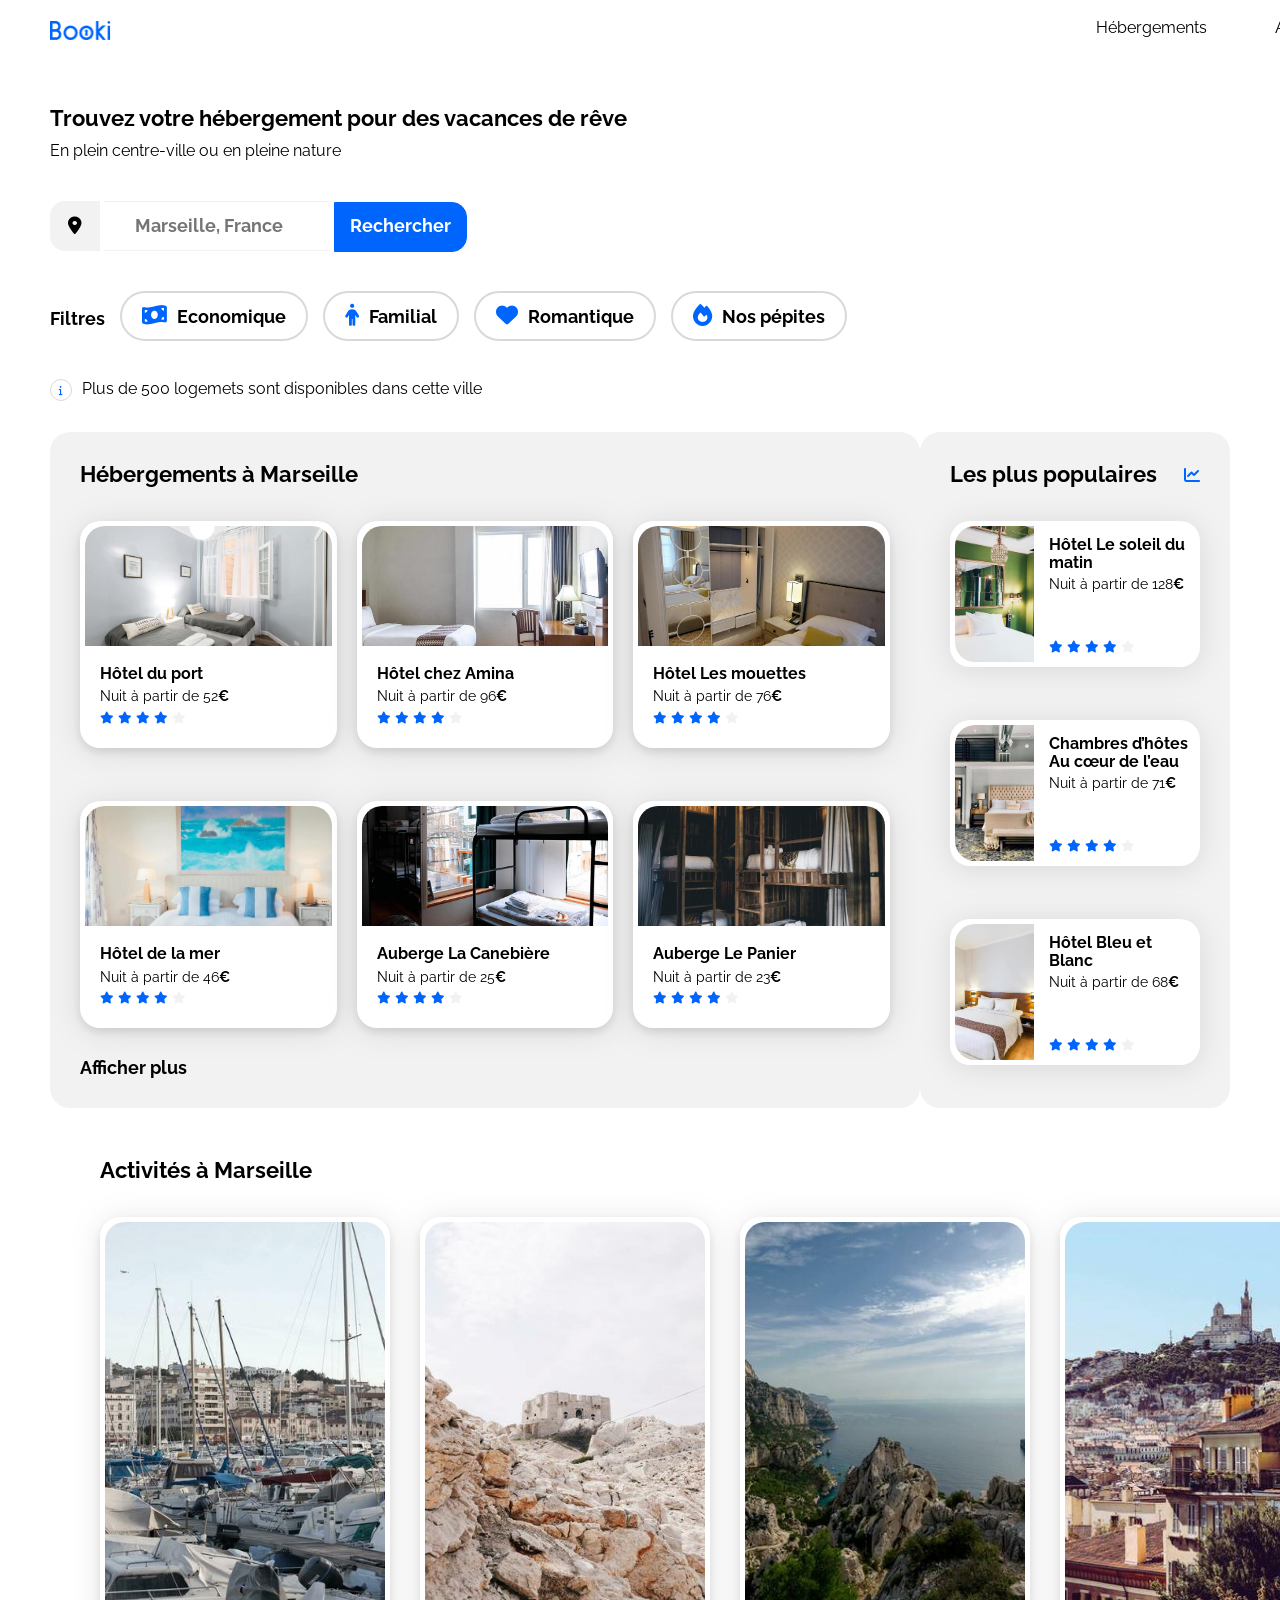
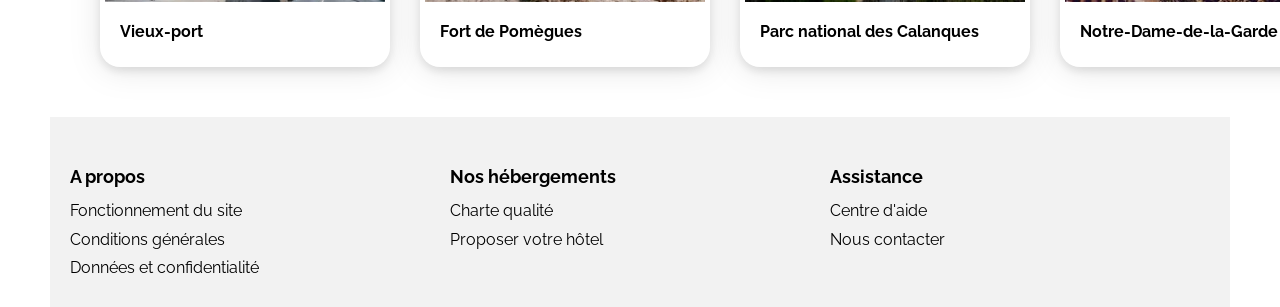
<file: booki-starter-code/index.html>
<!DOCTYPE html>
<html lang="fr">

<head>
    <meta charset="UTF-8">
    <meta name="viewport" content="width=device-width, initial-scale=1.0"> <!--contrôle la mise en page sur mobile-->
    <title>Booki</title>
    <link rel="preconnect" href="https://fonts.googleapis.com">
    <link rel="preconnect" href="https://fonts.gstatic.com" crossorigin>
    <link href="https://fonts.googleapis.com/css2?family=Raleway:wght@400;500;700&display=swap" rel="stylesheet">
    <link rel="stylesheet" href="https://cdnjs.cloudflare.com/ajax/libs/font-awesome/6.2.1/css/all.min.css"
        integrity="sha512-MV7K8+y+gLIBoVD59lQIYicR65iaqukzvf/nwasF0nqhPay5w/9lJmVM2hMDcnK1OnMGCdVK+iQrJ7lzPJQd1w=="
        crossorigin="anonymous" referrerpolicy="no-referrer" />
    <link rel="stylesheet" href="./css/normalize.css">
    <link rel="stylesheet" href="./css/telephone.css">
    <link rel="stylesheet" href="./css/tablette.css">
    <link rel="stylesheet" href="./css/style.css"><!--ajout de la feuille de style-->
</head>
<body>
    <div class="main-container">
<!--Header-->
        <header>
            <div class="logo-booki">
                <img src="images/logo/Logo/Logo.png" alt="logo-bleu-booki">
            </div>
            <nav>
                <ul id="menu">
                    <li><a href="#">Hébergements</a></li>
                    <li><a href="#">Activités</a></li>
                </ul> </header>
        <main>
            <section>
                <div class="titre-1"><h1>Trouvez votre hébergement pour des vacances de rêve</h1>
                    <p>En plein centre-ville ou en pleine nature</p>
                </div>
                <div class="barre-de-recherche">
                    <form class="formulaire" method="get" action="#">
                        <i class="fa-solid fa-location-dot" aria-hidden="true"></i>
                        <input class="recherchem" type="search" name="point-de-localisation" placeholder="Marseille, France">
                        <input class="rechercherr" type="submit" value="Rechercher">
                    </form>
                </div>
                <div class="titre-filtre">
                    <p>Filtres</p>
                 <div class="quatre-boutons">
                    <div class="boutons">
                        <p><i class="fa-solid fa-money-bill-wave" aria-hidden="true"></i>Economique</p>
                    </div>
                    <div class="boutons">
                        <p><i class="fa-solid fa-person" aria-hidden="true"></i>Familial</p>
                    </div>
                    <div class="boutons">
                        <p><i class="fa-solid fa-heart" aria-hidden="true"></i>Romantique</p>
                    </div>
                    <div class="boutons">
                        <p><i class="fa-solid fa-fire" aria-hidden="true"></i>Nos pépites</p>
                    </div>
                 </div>
                </div>
                    <div class="information">
                        <i class="fa-solid fa-info" aria-hidden="true"></i>
                        <p>Plus de 500 logemets sont disponibles dans cette ville</p>
                    </div>
            </section>
        </main>
<!--Section hebergements et les plus populaires-->  
        <div class="hebergements-and-populaires">
                <section class="hebergements">
                <h2 class="section-title">Hébergements à Marseille</h2>
                <div class="hebergements-cards">
                    <a href="#">
                        <article class="card">
                            <img src="images/hebergements/fred-kleber.jpg" alt="Chambre avec deux lits simple avec fenêtre">
                            <div class="card-content">
                                <div class="card-txt">
                                    <h3 class="card-title">Hôtel du port</h3>
                                    <p class="card-subtitle">Nuit à partir de 52<span class="euro">€</span></p>
                                </div>
                                <div class="card-rating">
                                    <i class="fa-xs fa-solid fa-star" aria-hidden="true"></i>
                                    <i class="fa-xs fa-solid fa-star" aria-hidden="true"></i>
                                    <i class="fa-xs fa-solid fa-star" aria-hidden="true"></i>
                                    <i class="fa-xs fa-solid fa-star" aria-hidden="true"></i>
                                    <i class="fa-xs fa-solid fa-star neutral-star" aria-hidden="true"></i>
                                    <span class="sr-only">Note de 4 sur 5</span>
                                </div>
                            </div>
                        </article>
                    </a>
                    <a href="#">
                        <article class="card">
                            <img src="images/hebergements/febrian-zakaria.jpg" alt="Chambre avec deux lits simple avec fenêtre">
                            <div class="card-content">
                                <div class="card-txt">
                                    <h3 class="card-title">Hôtel chez Amina</h3>
                                    <p class="card-subtitle">Nuit à partir de 96<span class="euro">€</span></p>
                                </div>
                                <div class="card-rating">
                                    <i class="fa-xs fa-solid fa-star" aria-hidden="true"></i>
                                    <i class="fa-xs fa-solid fa-star" aria-hidden="true"></i>
                                    <i class="fa-xs fa-solid fa-star" aria-hidden="true"></i>
                                    <i class="fa-xs fa-solid fa-star" aria-hidden="true"></i>
                                    <i class="fa-xs fa-solid fa-star neutral-star" aria-hidden="true"></i>
                                    <span class="sr-only">Note de 4 sur 5</span>
                                </div>
                            </div>
                        </article>
                    </a>
                    <a href="#">
                        <article class="card">
                            <img src="images/hebergements/reisetopia.jpg" alt="Chambre avec deux lits simples et grand placard">
                            <div class="card-content">
                                <div class="card-txt">
                                    <h3 class="card-title">Hôtel Les mouettes</h3>
                                    <p class="card-subtitle">Nuit à partir de 76<span class="euro">€</span></p>
                                </div>
                                <div class="card-rating">
                                    <i class="fa-xs fa-solid fa-star" aria-hidden="true"></i>
                                    <i class="fa-xs fa-solid fa-star" aria-hidden="true"></i>
                                    <i class="fa-xs fa-solid fa-star" aria-hidden="true"></i>
                                    <i class="fa-xs fa-solid fa-star" aria-hidden="true"></i>
                                    <i class="fa-xs fa-solid fa-star neutral-star" aria-hidden="true"></i>
                                    <span class="sr-only">Note de 4 sur 5</span>
                                </div>
                            </div>
                        </article>
                    </a>
                    <a href="#">
                        <article class="card">
                            <img src="images/hebergements/annie-spratt.jpg" alt="Chambre avec lit double avec tableau de vagues">
                            <div class="card-content">
                                <div class="card-txt">
                                    <h3 class="card-title">Hôtel de la mer</h3>
                                    <p class="card-subtitle">Nuit à partir de 46<span class="euro">€</span></p>
                                </div>
                                <div class="card-rating">
                                    <i class="fa-xs fa-solid fa-star" aria-hidden="true"></i>
                                    <i class="fa-xs fa-solid fa-star" aria-hidden="true"></i>
                                    <i class="fa-xs fa-solid fa-star" aria-hidden="true"></i>
                                    <i class="fa-xs fa-solid fa-star" aria-hidden="true"></i>
                                    <i class="fa-xs fa-solid fa-star neutral-star" aria-hidden="true"></i>
                                    <span class="sr-only">Note de 4 sur 5</span>
                                </div>
                            </div>
                        </article>
                    </a>
                    <a href="#">
                        <article class="card">
                            <img src="images/hebergements/marcus-loke.jpg" alt="Chambre avec lit superposer pour deux personnes avec deux fenêtres">
                            <div class="card-content">
                                <div class="card-txt">
                                    <h3 class="card-title">Auberge La Canebière</h3>
                                    <p class="card-subtitle">Nuit à partir de 25<span class="euro">€</span></p>
                                </div>
                                <div class="card-rating">
                                    <i class="fa-xs fa-solid fa-star" aria-hidden="true"></i>
                                    <i class="fa-xs fa-solid fa-star" aria-hidden="true"></i>
                                    <i class="fa-xs fa-solid fa-star" aria-hidden="true"></i>
                                    <i class="fa-xs fa-solid fa-star" aria-hidden="true"></i>
                                    <i class="fa-xs fa-solid fa-star neutral-star" aria-hidden="true"></i>
                                    <span class="sr-only">Note de 4 sur 5</span>
                                </div>
                            </div>
                        </article>
                    </a>
                    <a href="#">
                        <article class="card">
                            <img src="images/hebergements/nicate-lee.jpg" alt="Chambre rustique avec deux lits superposer pour quatres personnes">
                            <div class="card-content">
                                <div class="card-txt">
                                    <h3 class="card-title">Auberge Le Panier</h3>
                                    <p class="card-subtitle">Nuit à partir de 23<span class="euro">€</span></p>
                                </div>
                                <div class="card-rating">
                                    <i class="fa-xs fa-solid fa-star" aria-hidden="true"></i>
                                    <i class="fa-xs fa-solid fa-star" aria-hidden="true"></i>
                                    <i class="fa-xs fa-solid fa-star" aria-hidden="true"></i>
                                    <i class="fa-xs fa-solid fa-star" aria-hidden="true"></i>
                                    <i class="fa-xs fa-solid fa-star neutral-star" aria-hidden="true"></i>
                                    <span class="sr-only">Note de 4 sur 5</span>
                                </div>
                            </div>
                        </article>
                    </a>
                </div>
                <div class="afficher-plus"><a href="#">Afficher plus</a></div>
                </section>
                <section class="populaires">
                    <div class="populaires-title">
                        <h2 class="section-title">Les plus populaires</h2>
                        <i class="fa-solid fa-chart-line" aria-hidden="true"></i>
                    </div>
                    <div class="populaires-cards">
                        <a href="#">
                            <article class="card">
                                <img src="./images/hebergements/emile-guillemot.jpg" alt="Image de la chambre d'hôtel montrant un lit">
                                <div class="card-content">
                                    <div class="card-txt">
                                        <h3 class="card-title">Hôtel Le soleil du matin</h3>
                                        <p class="card-subtitle">Nuit à partir de 128<span class="euro">€</span></p>
                                    </div>
                                    <div class="card-rating">
                                        <i class="fa-xs fa-solid fa-star" aria-hidden="true"></i>
                                        <i class="fa-xs fa-solid fa-star" aria-hidden="true"></i>
                                        <i class="fa-xs fa-solid fa-star" aria-hidden="true"></i>
                                        <i class="fa-xs fa-solid fa-star" aria-hidden="true"></i>
                                        <i class="fa-xs fa-solid fa-star neutral-star" aria-hidden="true"></i>
                                        <span class="sr-only">Note de 4 sur 5</span>
                                    </div>
                                </div>
                            </article>
                        </a>
                        <a href="#">
                            <article class="card">
                                <img src="./images/hebergements/aw-creative.jpg" alt="Image de la chambre d'hôtel montrant un lit">
                                <div class="card-content">
                                    <div class="card-txt">
                                        <h3 class="card-title">Chambres d’hôtes Au cœur de l’eau</h3>
                                        <p class="card-subtitle">Nuit à partir de 71<span class="euro">€</span></p>
                                    </div>
                                    <div class="card-rating">
                                        <i class="fa-xs fa-solid fa-star" aria-hidden="true"></i>
                                        <i class="fa-xs fa-solid fa-star" aria-hidden="true"></i>
                                        <i class="fa-xs fa-solid fa-star" aria-hidden="true"></i>
                                        <i class="fa-xs fa-solid fa-star" aria-hidden="true"></i>
                                        <i class="fa-xs fa-solid fa-star neutral-star" aria-hidden="true"></i>
                                        <span class="sr-only">Note de 4 sur 5</span>
                                    </div>
                                </div>
                            </article>
                        </a>
                        <a href="#">
                            <article class="card">
                                <img src="./images/hebergements/febrian-zakaria2.jpg" alt="Image de la chambre d'hôtel montrant un lit">
                                <div class="card-content">
                                    <div class="card-txt">
                                        <h3 class="card-title">Hôtel Bleu et Blanc</h3>
                                        <p class="card-subtitle">Nuit à partir de 68<span class="euro">€</span></p>
                                    </div>
                                    <div class="card-rating">
                                        <i class="fa-xs fa-solid fa-star" aria-hidden="true"></i>
                                        <i class="fa-xs fa-solid fa-star" aria-hidden="true"></i>
                                        <i class="fa-xs fa-solid fa-star" aria-hidden="true"></i>
                                        <i class="fa-xs fa-solid fa-star" aria-hidden="true"></i>
                                        <i class="fa-xs fa-solid fa-star neutral-star" aria-hidden="true"></i>
                                        <span class="sr-only">Note de 4 sur 5</span>
                                    </div>
                               </div>
                            </article>
                        </a>
                    </div>
                </section>
            </div>
<!--Activite a marseille-->
        <section class="activites">
            <div class="activites-title">
                <h2 class="section-title">Activités à Marseille</h2>
            </div>
            <div class="activites-cards">
            <a href="#">
                <article class="card">
                <img src="images/activites/reno-laithienne.jpg" alt="Image du vieux-port">
                <div class="card-content">
                    <div class="card-txt">
                        <h3 class="card-title">Vieux-port</h3>
                    </div>
                </div>
                </article>
            </a>
            <a href="#">
             <article class="card">
                <img src="images/activites/paul-hermann.jpg" alt="Image du fort de pomègues">
                    <div class="card-content">
                        <div class="card-txt">
                            <h3 class="card-title">Fort de Pomègues</h3>
                        </div>
                    </div>
                </article>
            </a>
            <a href="#">
            <article class="card">
                    <img src="images/activites/kilyan-sockalingum.jpg" alt="Image du parc national des calanques">
                        <div class="card-content">
                            <div class="card-txt">
                                <h3 class="card-title">Parc national des Calanques</h3>
                            </div>
                        </div>
            </article>
            </a>
                <a href="#">
                    <article class="card">
                        <img src="images/activites/florian-wehde.jpg" alt="Image de notre notre-dame-de-la-Garde">
                            <div class="card-content">
                                <div class="card-txt">
                                    <h3 class="card-title">Notre-Dame-de-la-Garde</h3>
                                </div>
                            </div>
                    </article>
                </a>
            </div>
        </section>
<!--Footer--> 
        <footer>
            <div class="pied-de-page">
                <h5>A propos</h5>
                <ul>
                    <li><a href="#">Fonctionnement du site</a></li>
                    <li><a href="#">Conditions générales</a></li>
                    <li><a href="#">Données et confidentialité</a></li>
                </ul>
            </div>
            <div class="pied-de-page">
                <h5>Nos hébergements</h5>
                <ul>
                    <li><a href="#">Charte qualité</a></li>
                    <li><a href="#">Proposer votre hôtel</a></li>
                </ul>
            </div>
            <div class="pied-de-page">
                <h5>Assistance</h5>
                <ul>
                    <li><a href="#">Centre d'aide</a></li>
                    <li><a href="#">Nous contacter</a></li>
                 </ul>
            </div>
        </footer>
    </div><!--main-container-->
  </body>
</html>
</file>
<file: booki-starter-code/css/telephone.css>
/* Small devices (phones, less than 768px) */
@media /*screen and ?*/(max-width: 768px) {
    /* ... */
}
</file>
<file: booki-starter-code/css/tablette.css>
/* Le code ci-dessous correspond à la version responsive uniquement */

/****** Media queries ***********/
/* Medium devices (tablets, less/equal than 1024px) */
@media /*screen and ?*/ (max-width: 1024px) {
    .hebergements-and-populaires {
        flex-direction: column;
    }

    .hebergements {
        width: 100%;
    }

    .populaires {
        width: 100%;
        margin-top: 50px;
    }

    .populaires-cards {
        display: flex;
        flex-direction: row;
        justify-content: space-between;
    }

    .populaires-cards a {
        width: 30%;
    }

    .populaires-cards .card-title {
        font-size: 14px;
    }

    .populaires-cards .card-subtitle {
        font-size: 13px;
    }
}
</file>
<file: booki-starter-code/css/style.css>
/****** General ***********/

* {
    font-family: 'Raleway', sans-serif;
}

:root {
    --main-color: #0065FC;
    --main-bg-color: #F2F2F2;
    --filter-bg-color: #DEEBFF;
}

.fa-solid {
    color: var(--main-color);
}

body {
    display: flex;
    justify-content: center;
}

.main-container {
    width: 100%;
    max-width: 1440px;
    padding: 0 50px;
    box-sizing: border-box;
}

a {
    color: inherit;
    text-decoration: none;
}

.section-title {
    margin: 0;
    font-size: 22px;
}

.card {
    background-color: white;
    border-radius: 20px;
    padding: 5px;
    filter: drop-shadow(0px 3px 15px rgba(0, 0, 0, 0.1));
}

.card img {
    object-fit: cover;
}

.card-title {
    font-size: 16px;
}

.euro {
    font-weight: 700;
}

.neutral-star {
    color: var(--main-bg-color)
}


/****** HEADER ***********/

header {
    width: 1440px;
    height: 80px;
    display: flex;/*sans, le menu reste en dessous du logo*/
    justify-content: space-between;/*mettre tout a droite le menu*/
    align-items: center;/*center le logo avec le menu*/
    margin-top: -4px;/*pour que la bordure bleu soit coler en haut*/
  
  }
 
 .logo-booki {
    width: 160px;
    height: 80px;/*separation du titre h1 et le logo*/
    margin-top: 50px;/*regler la marge du haut pour le logo*/
     
 }
 
 .logo-booki img {/*taille de l'image*/
     width: 61.09px;
     height: 19px;
 }
 
 #menu {
     display: flex;/*sans, hebergements et activite resterais en colonnes*/
     gap: 68px;/*espace entre hebergements et activites*/
     list-style: none;/*enlever les puces*/
     width: 344px;
     height: 35px;
     padding: 0px 50px;
 }
     
 #menu a:hover {
     color: #0065FC;/*le menu passe en bleu au survole*/
     border-top: solid 2px #0065FC;/*l'epaisseur de la bordure au survole*/
     padding-top: 16px;/*espace entre la hauteur du site et le menu*/
     font-size: 16px;
     font-weight: 400;
  }
 
 /****** TITRE PRINCIPAL ***********/

 h1 {
     font-weight: 700;
     font-size: 22px;
     color: #000;
     margin-top: 30px;/*espace entre le logo et le titre*/
     margin-bottom: -5px;/*espace entre le h1 et le paragraphe*/
    
 }
 .titre-1 p {
     
    font-weight: 400;
    font-size: 16px;
    color: #000;
     
 }
 /****** BARRE DE RECHERCHE ***********/

.barre-de-recherche {
    width: auto ;/* regler la longueur automatiquement*/
    margin-top: 40px;/*espcae entre le titre et la barre de recherche*/
    height: 50px;
}
i.fa-solid.fa-location-dot {
    color: #000000;
    background-color: #F2F2F2;/*couleur de fond*/
    height: 50px;/*sans, il ne serait pas alligner au reste de la barre*/
    width: 50px;/*sans, il n'existerait plus*/
    border-top-left-radius: 15px;/*bord haut gauche arrondie*/
    border-bottom-left-radius: 15px;/*bord bas gauche arrondie*/
    align-content: center;/*sans, il serait centrer en haut*/
    text-align: center;/*sans, il serait centrer a gauche*/
    font-size: 18px;/* pour modifier la grosseur du logo*/
}

input.recherchem {
    border-left: none;/*enlever la bordure de gauche noir de base*/
    border-right: none;/*enlever la bordure de droite noir de base*/
    border-top: solid 1px #F2F2F2;/*epaisseur et couleur de la barre de recherche en haut*/
    border-bottom: solid 1px #F2F2F2;/*epaisseur et couleur de la barre de rechercher du bas*/
    color:#000000;/*couleur de l'ecriture a la recherche*/
    font-size: 18px;
    font-weight: 700;
    text-align: center;/*centrer le marseille, france*/
    height: 50px;/*hauteur de la barre de recherche*/
    
}

input.rechercherr {
    font-size: 18px;
    font-weight: 700;
    background-color: #0065FC;
    color: #FFFF;
    height: 50px;
    border: solid 1px #0065FC;
    border-top-right-radius: 15px;
    border-bottom-right-radius: 15px;
    cursor: pointer;/*au survole le curseur change*/
    padding-left: 15px;
    padding-right: 15px;
}
 
 
 /****** FILTRE ET BOUTONS ***********/
 
 .titre-filtre {
    display: flex;/*alligner côte a côte "fitres" et les bouttons*/
    gap: 15px;/*espacement entre filtres et boutons*/
    margin-top: 40px;/* espacement entre la barre de recherche et les filtres*/
}

.quatre-boutons {
   display: flex;/*pour que les boutons soit côte a côte et pas l'un en dessous des autres*/
}

p {
    font-size: 18px;
    font-weight: 700;
}

.quatre-boutons {
    gap: 15px;/*espace entre les boutons*/
    height: 50px;/*hauteur des boutons*/
}

.boutons {
    border-radius: 25px;/*arrondir les boutons*/
    border: solid 2px #D9D9D9;/*epaisseur et couleur de la bordure des boutons*/
    padding: 4px 20px;/*espace aerer autour du texte*/
    display: flex;/*sans, align-items le texte resterais en bas*/
    align-items: center;/*sans display-flex le texte resterais en bas*/
}

.quatre-boutons :hover {
    background-color: #DEEBFF;/*couleur de fond au survole*/
    cursor: pointer;/* au survole le curseur change*/
}

.boutons i {
    font-size: 22px;/*pour la grosseur du logo*/
    padding-right: 10px;/*espace du logo et du texte*/
}
 /****** INFORMATION ***********/
 
 .information {
     display: flex;/*que le logo et le texte soit côte a côte*/
     height: 25px;
     gap: 10px ;/* espace entre le logo et le texte*/
     align-items: center;/*pour que le logo et le texte soit alligner*/
     margin-bottom: 30px;/*espace du bas avec la prochaine section*/
     margin-top: 30px;/*espace avec la "div" des filtres*/
 }
 .information p {
     height: 20px;
     color: #000;
     font-size: 16px;
     font-weight: 400;
 }
 
 .fa-info {
     height: 20px;
     width: 20px;
     border-radius: 50%;/*pour faire un rond*/
     border: solid 1px #d9d9d9;/*couleur et lepaisseur de la bordure*/
     font-size: 10px;/*pour la grosseur du "i"*/
     text-align: center;/*sans, il serait centrer a gauche du rond*/
     align-content: center;/*sans, il serait centrer en haut du rond*/
 }

/****** Hebergements And Populaires ***********/

.hebergements-and-populaires {
    display: flex;/*hebergement et populaires soit côte a côte*/
    justify-content: space-between;/* sans ce n'est pas aerer, les 2 sections sont coller*/
  
}

.hebergements-and-populaires section {
    background-color: var(--main-bg-color);
    border-radius: 20px;
    padding: 30px;
    box-sizing: border-box
}

/****** Hebergements ***********/



.hebergements-cards {
    display: grid;/*utilisation de grid car il y a plusieurs cards(tout les enfants deviennent des elements de la grille)*/
    grid-template-columns: repeat(3, 1fr);/*3 colonnes de tailles egales, fr divise l'espace disponible proportionnellement*/
    gap: 20px; 
    
}

.hebergements-cards .card {
    margin-top: 33px;
    border-radius: 20px;
    box-shadow: 0 4px 10px rgba(0, 0, 0, 0.1); /* centrer,ombarage et floutage/ rgba: couleur noir transparente a 10%*/
    overflow: hidden; /*evite que l'image depasse des bordures*/ 
    transition: transform 0.3s ease-in-out; /* effet de lenteur au survole*/
}

.hebergements-cards .card:hover {
    transform: scale(1.03); /*effet d'agrandissement au survole*/
}

.hebergements-cards img {
    width: 100%;/* pour que l'image rentre bien dans la cards avec la bordure, moins de pourcentage l'image ne serait pas proportionnelle ici elle serait retrecit*/
    height: 120px; 
    object-fit: cover;/*il vas avec width : 100%, sans lui l'image serait ecraser ou etirer*/
    border-top-left-radius: 20px;
    border-top-right-radius: 20px; 
}

.hebergements-cards .card-content {
    padding: 15px;
    
}

.hebergements-cards .card-title {
    margin: 0;
    
    
}

.hebergements-cards .card-subtitle {
    margin: 5px 0;
    color: #000;
    font-size: 14px;
    font-weight: 400;

}

.afficher-plus {
    width: 810px;
    height: 20px;
    margin-top: 30px;
}

.afficher-plus a {
    font-size: 18px;
    font-weight: 700;
}

/****** Populaires ***********/
.populaires {
    width: 32%;
}

.populaires-cards {
    display: grid;
    gap: 20px;
   
}
.populaires-title {
    display: flex;
    justify-content: space-between;
    align-items: center;
    
}

.populaires-cards .card {
    display: flex;
    margin-top: 33px;
    transition: transform 0.3s ease-in-out;
}

.populaires-cards .card:hover {
    transform: scale(1.03);
}

.populaires-cards img {
    width: 33%;
    height: 136px;
    border-top-left-radius: 20px;
    border-bottom-left-radius: 20px;
}

.populaires-cards .card-content {
    width: 67%;
    padding-left: 15px;
    display: flex;
    flex-direction: column;
    justify-content: space-between;
    box-sizing:border-box ;
}

.populaires-cards .card-title {
    margin-top: 10px;
    margin-bottom: 4px;
}

.populaires-cards .card-subtitle {
    margin: 0;
    font-size: 14px;
    font-weight: 400;
}

.populaires-cards .card-rating {
    margin-bottom: 5px;
}

/****** ACTIVITES A MARSEILLE ***********/

.activites {

    font-weight: 700;
    font-size: 22px;
    color: #000;
    margin: 50px;
}

.activites-cards {
    display: flex;
    gap: 30px;
    margin-top: 33px;
   
}

.activites-cards .card {
    height: 440px;
    border-radius: 20px;
    box-shadow: 0 4px 10px rgba(0, 0, 0, 0.1); 
    overflow: hidden;  
    transition: transform 0.3s ease-in-out; 
    width: 280px;
}

.activites-cards .card:hover {
    transform: scale(1.03); 
}

.activites-cards img {
    width: 100%; 
    height: 380px; 
    object-fit: cover;
    border-top-left-radius: 20px;
    border-top-right-radius: 20px; 
}

.activites-cards .card-content {
  margin-left: 15px;
  font-size: 16px;
  
}

.activites-cards .card-title {
    font-weight: 700;
    font-size: 16px;
    
}

/****** FOOTER ***********/
footer {
    
    background-color: #F2F2F2;
    display: grid;
    grid-template-columns: repeat(3, 1fr);
    padding: 20px; 
}

.pied-de-page h5 {
    font-weight: 700;
    font-size: 18px;
    color: #000; 
    margin-bottom: 15px; 
}

.pied-de-page ul {
    padding: 0;
    margin: 0;
    list-style: none;
}


.pied-de-page a {
    font-weight: 400;
    font-size: 16px;
    color: #000;
    display: block; 
    margin-bottom: 10px; 
}






/* Le code ci-dessous correspond à la version responsive uniquement */

/****** Media queries ***********/
/* Medium devices (tablets, less/equal than 1024px) */
@media /*screen and ?*/ (max-width: 1024px) {
    .hebergements-and-populaires {
        flex-direction: column;
    }

    .hebergements {
        width: 100%;
    }

    .populaires {
        width: 100%;
        margin-top: 50px;
    }

    .populaires-cards {
        display: flex;
        flex-direction: row;
        justify-content: space-between;
    }

    .populaires-cards a {
        width: 30%;
    }

    .populaires-cards .card-title {
        font-size: 14px;
    }

    .populaires-cards .card-subtitle {
        font-size: 13px;
    }
}

/* Small devices (phones, less than 768px) */
@media /*screen and ?*/(max-width: 768px) {
    /* ... */
}
</file>
